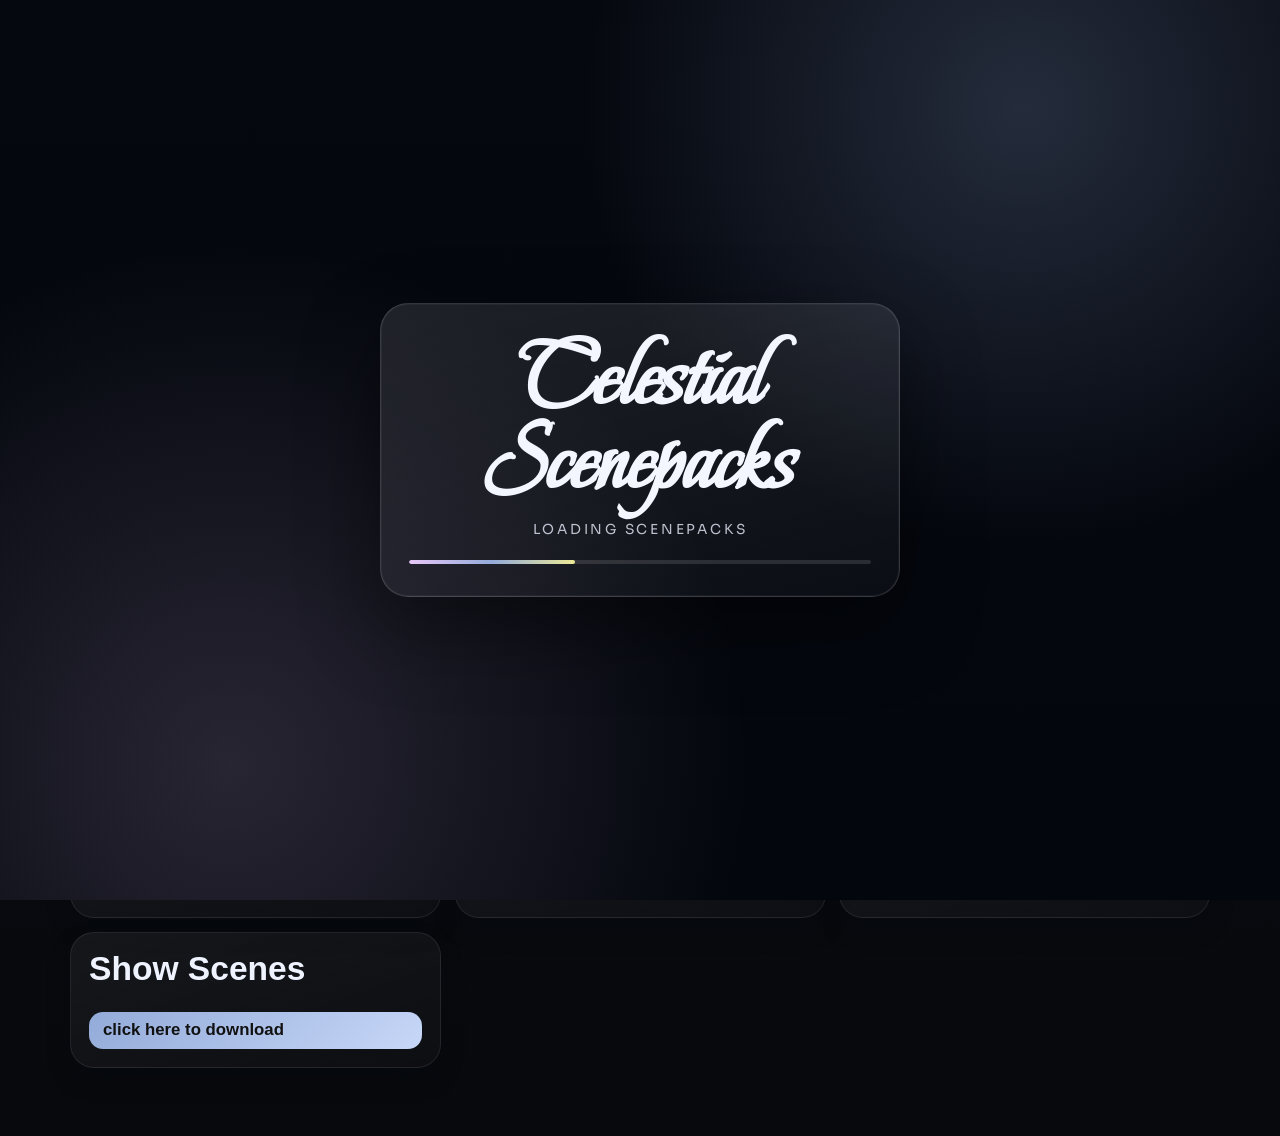
<file: index.html>
<!DOCTYPE html>
<html lang="en">

<head>
    <meta charset="UTF-8" />
    <meta name="viewport" content="width=device-width, initial-scale=1.0" />
    <title>Celestial Scenepacks</title>
    <link rel="preconnect" href="https://fonts.googleapis.com" />
    <link rel="preconnect" href="https://fonts.gstatic.com" crossorigin />
    <link href="https://fonts.googleapis.com/css2?family=Beau+Rivage&family=Sora:wght@500;700&display=swap"
        rel="stylesheet" />
    <link rel="stylesheet" href="style.css" />
    <script defer src="script.js"></script>
</head>

<body>
    <div class="site-loader" data-site-loader aria-hidden="true">
        <div class="site-loader-card">
            <h2 class="site-loader-title">Celestial Scenepacks</h2>
            <p class="site-loader-sub">Loading Scenepacks</p>
            <div class="loader-bar" aria-hidden="true"><span></span></div>
        </div>
    </div>

    <main>
        <section class="banner" aria-labelledby="hero-title">
            <div class="banner-inner">
                <div class="hero-copy">
                    <p class="eyebrow">Celestial Scenepacks</p>
                    <h1 id="hero-title">Downloadable media packs that feel curated, not crowded.</h1>
                    <p class="hero-text">
                        Browse spotlight-ready collections for celebrities, influencers, movies,
                        and shows. Everything is arranged for quick discovery and cleaner handoff.
                    </p>
                    <div class="cta-row">
                        <a class="btn cta" href="#downloads">Explore packs</a>
                        <a class="btn cta ghost" href="page2.html" data-open-page2>Open page 2</a>
                        <button class="btn cta ghost" type="button" data-open-modal>
                            Request access
                        </button>
                    </div>
                    <div class="chips-row" aria-label="Highlights">
                        <span class="chip">Fast preview</span>
                        <span class="chip">Clear downloads</span>
                        <span class="chip">Category filters</span>
                        <span class="chip">Mobile-friendly</span>
                    </div>
                </div>

                <div class="hero-panel">
                    <div class="card-panel" aria-label="Featured content panel">
                        <span class="title-strip">Featured collection</span>
                        <div class="badge">New drop</div>
                        <p class="panel-text">
                            A polished library layout for promotional assets, reference sets, and quick
                            access files. Built for clean browsing and easy action.
                        </p>
                        <div class="panel-buttons">
                            <button class="panel-btn" type="button" data-scroll-to="downloads">
                                View packs
                            </button>
                            <button class="panel-btn secondary" type="button" data-open-modal>
                                Contact team
                            </button>
                        </div>
                    </div>
                </div>
            </div>
        </section>

        <section class="download-area" id="downloads" aria-labelledby="downloads-title">
            <div class="download-header">
                <div>
                    <p class="eyebrow">Download Center</p>
                    <h2 id="downloads-title">Ready to grab a pack?</h2>
                </div>
                <p class="section-intro">
                    These quick links represent the current available scenepacks. Click any to test the download
                    action.
                </p>
            </div>

            <div class="download-row download-center-grid">
                <article class="download-item download-center-card">
                    <h3>Celebrity Cuts</h3>
                    <a class="quick-download-btn download-center-btn" href="#"
                        aria-label="Download Celebrity Cuts pack">click here to download</a>
                </article>

                <article class="download-item download-center-card">
                    <h3>Influencer Edit</h3>
                    <a class="quick-download-btn download-center-btn" href="#"
                        aria-label="Download Influencer Edit pack">click here to download</a>
                </article>

                <article class="download-item download-center-card">
                    <h3>Movie Moment</h3>
                    <a class="quick-download-btn download-center-btn" href="#"
                        aria-label="Download Movie Moment pack">click here to download</a>
                </article>

                <article class="download-item download-center-card">
                    <h3>Show Scenes</h3>
                    <a class="quick-download-btn download-center-btn" href="#"
                        aria-label="Download Show Scenes pack">click here to download</a>
                </article>
            </div>
        </section>
    </main>

    <div class="modal" aria-hidden="true" aria-labelledby="modal-title" role="dialog">
        <div class="modal-content">
            <button class="modal-close" type="button" aria-label="Close modal" data-close-modal>
                ×
            </button>
            <p class="eyebrow">Request access</p>
            <h2 id="modal-title">Send a quick request</h2>
            <p class="section-intro">
                This placeholder form is wired for the open and close interactions already styled in the sheet.
            </p>
            <form>
                <input type="text" name="name" placeholder="Name" autocomplete="name" />
                <input type="email" name="email" placeholder="Email" autocomplete="email" />
                <select name="category" aria-label="Select category">
                    <option>Choose a category</option>
                    <option>Celebrities</option>
                    <option>Influencers</option>
                    <option>Movies</option>
                    <option>Shows</option>
                </select>
                <textarea name="message" rows="4" placeholder="What do you need?"></textarea>
                <button class="btn primary" type="submit">Send request</button>
            </form>
        </div>
    </div>
</body>

</html>
</file>
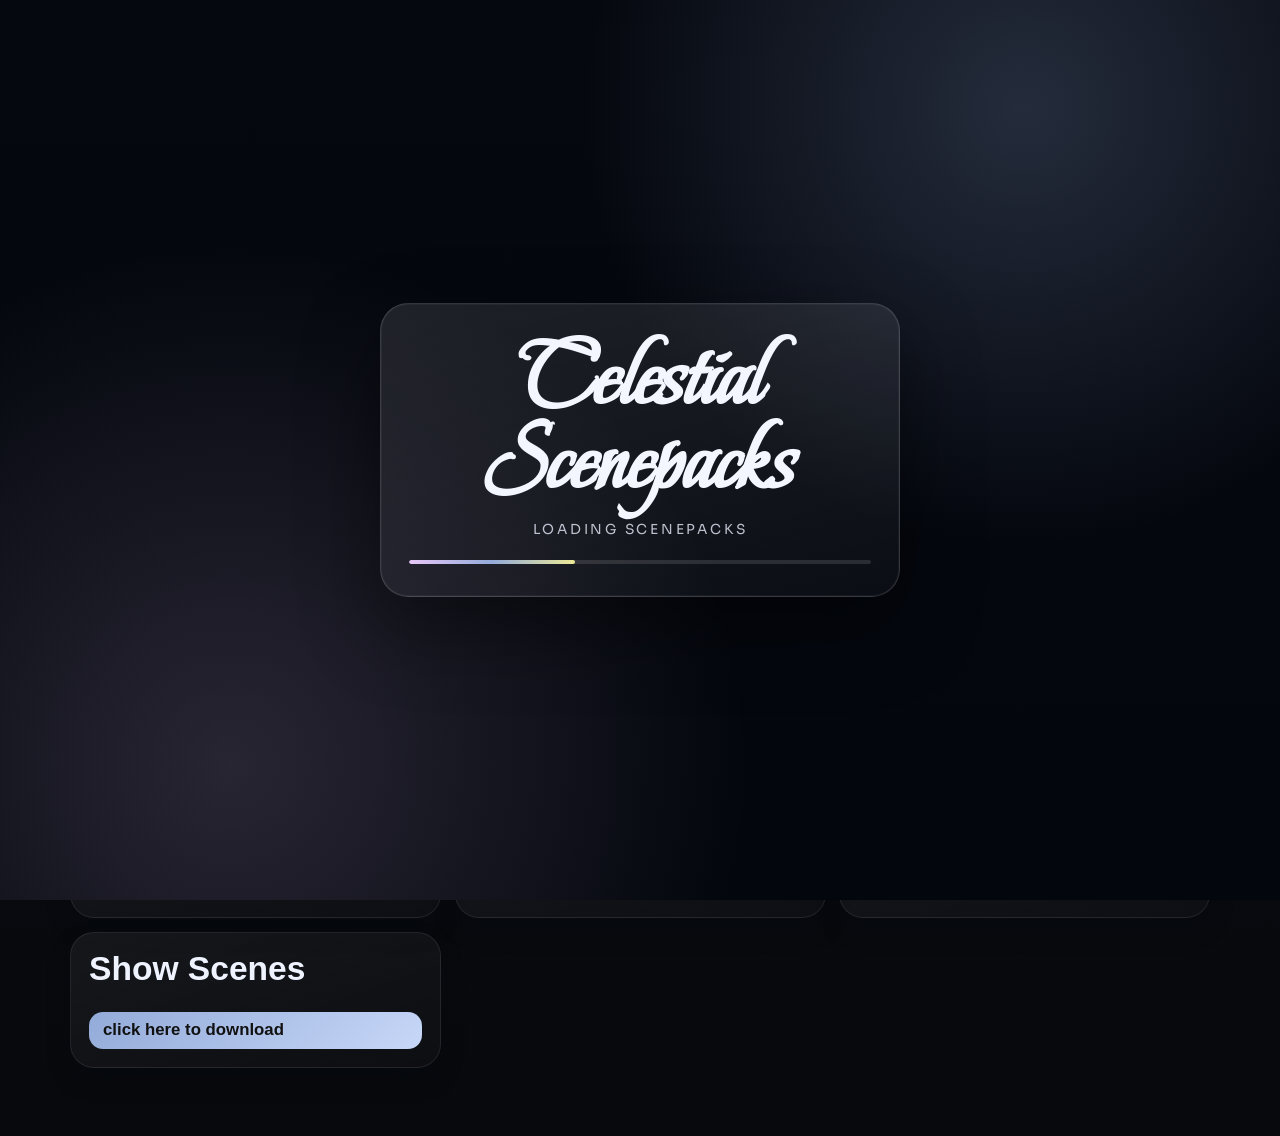
<file: explore.html>
<!doctype html>
<html lang="en">
<head>
  <meta charset="utf-8" />
  <meta name="viewport" content="width=device-width,initial-scale=1" />
  <title>Slutify — Redirecting</title>
  <meta http-equiv="refresh" content="0; url=index.html" />
</head>
<body>
  <p>Redirecting to <a href="index.html">index.html</a>...</p>
  <script>
    window.location.replace('index.html');
  </script>
</body>
</html>
</file>
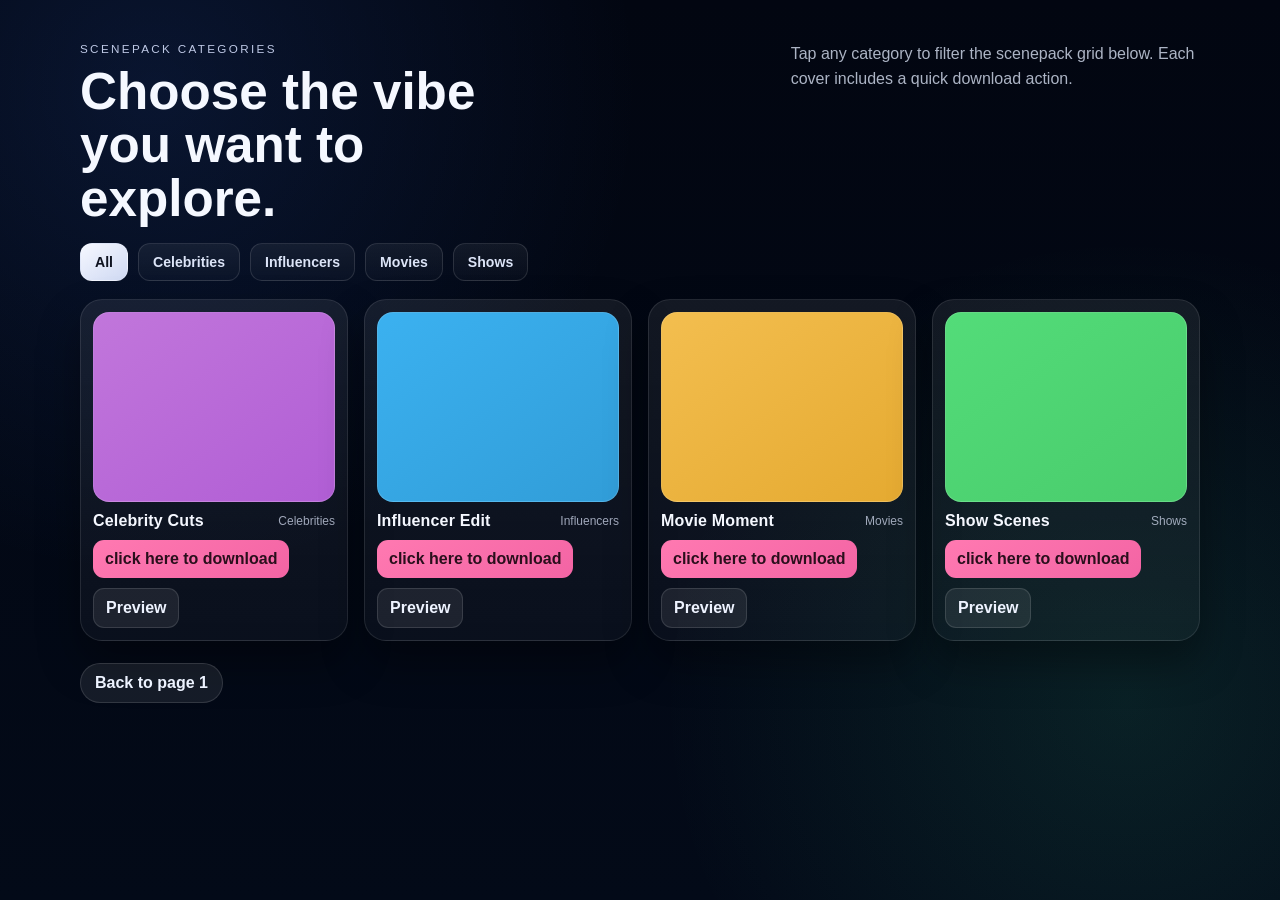
<file: page2.html>
<!DOCTYPE html>
<html lang="en">

<head>
    <meta charset="UTF-8" />
    <meta name="viewport" content="width=device-width, initial-scale=1.0" />
    <title>Celestial Scenepacks - Page 2</title>
    <link rel="stylesheet" href="style.css" />
    <script defer src="script.js"></script>
</head>

<body>
    <main class="page-two" aria-labelledby="page-two-title">
        <section class="page-two-shell">
            <div class="page-two-head">
                <div>
                    <p class="page-two-overline">Scenepack Categories</p>
                    <h1 id="page-two-title">Choose the vibe you want to explore.</h1>
                </div>
                <p class="page-two-note">
                    Tap any category to filter the scenepack grid below. Each cover includes a quick download action.
                </p>
            </div>

            <div class="page-two-filter" role="tablist" aria-label="Page 2 categories">
                <button class="page-two-chip is-active" type="button" role="tab" aria-selected="true"
                    data-category-filter="all">
                    All
                </button>
                <button class="page-two-chip" type="button" role="tab" aria-selected="false"
                    data-category-filter="celebrities">
                    Celebrities
                </button>
                <button class="page-two-chip" type="button" role="tab" aria-selected="false"
                    data-category-filter="influencers">
                    Influencers
                </button>
                <button class="page-two-chip" type="button" role="tab" aria-selected="false"
                    data-category-filter="movies">
                    Movies
                </button>
                <button class="page-two-chip" type="button" role="tab" aria-selected="false"
                    data-category-filter="shows">
                    Shows
                </button>
            </div>

            <div class="page-two-grid">
                <article class="page-two-card" data-category="celebrities">
                    <div class="page-two-cover celebrities"></div>
                    <div class="page-two-card-head">
                        <h2>Celebrity Cuts</h2>
                        <p>Celebrities</p>
                    </div>
                    <button class="page-two-download" type="button">click here to download</button>
                    <button class="page-two-preview" type="button">Preview</button>
                </article>

                <article class="page-two-card" data-category="influencers">
                    <div class="page-two-cover influencers"></div>
                    <div class="page-two-card-head">
                        <h2>Influencer Edit</h2>
                        <p>Influencers</p>
                    </div>
                    <button class="page-two-download" type="button">click here to download</button>
                    <button class="page-two-preview" type="button">Preview</button>
                </article>

                <article class="page-two-card" data-category="movies">
                    <div class="page-two-cover movies"></div>
                    <div class="page-two-card-head">
                        <h2>Movie Moment</h2>
                        <p>Movies</p>
                    </div>
                    <button class="page-two-download" type="button">click here to download</button>
                    <button class="page-two-preview" type="button">Preview</button>
                </article>

                <article class="page-two-card" data-category="shows">
                    <div class="page-two-cover shows"></div>
                    <div class="page-two-card-head">
                        <h2>Show Scenes</h2>
                        <p>Shows</p>
                    </div>
                    <button class="page-two-download" type="button">click here to download</button>
                    <button class="page-two-preview" type="button">Preview</button>
                </article>
            </div>

            <a class="page-two-back" href="index.html">Back to page 1</a>
        </section>
    </main>
</body>

</html>
</file>
<file: style.css>
:root {
  --raspberry: #F2619C;
  --soft-lilac: #E7C7F8;
  --blueberry: #93ABD9;
  --lemon: #EDE996;
  --bg: #090c10;
  --surface: rgba(255, 255, 255, .04);
  --muted: #cfd6dc;
  --text: #f4f7fb;
}

* {
  box-sizing: border-box
}

html {
  scroll-behavior: smooth
}

body {
  font-family: Helvetica, Arial, sans-serif;
  background: radial-gradient(circle at top right, rgba(146, 141, 255, 0.16), transparent 24%), linear-gradient(180deg, #090c10 0%, #07090d 100%);
  color: var(--text);
  margin: 0;
  min-height: 100vh
}

body.is-loading {
  overflow: hidden
}

button,
.btn,
.chip {
  font: inherit
}

button {
  cursor: pointer
}

img {
  max-width: 100%;
  display: block
}

.banner {
  padding: 40px 0 20px;
  position: relative
}

.banner-inner {
  max-width: 1180px;
  margin: 0 auto;
  padding: 0 20px;
  display: grid;
  grid-template-columns: 1.1fr .9fr;
  gap: 24px;
  align-items: center
}

.hero-copy {
  padding: 32px 28px;
  border: 1px solid rgba(255, 255, 255, .08);
  border-radius: 30px;
  backdrop-filter: blur(14px);
  background: rgba(5, 8, 12, .82);
  box-shadow: 0 28px 70px rgba(0, 0, 0, .35)
}

.eyebrow {
  font-size: .85rem;
  font-weight: 700;
  letter-spacing: .14em;
  text-transform: uppercase;
  color: var(--soft-lilac);
  margin: 0 0 18px
}

.hero-copy h1 {
  font-size: min(3.2rem, clamp(2.4rem, 5vw, 3.2rem));
  line-height: 1.02;
  margin: 0 0 16px;
  max-width: 13ch
}

.hero-text {
  color: rgba(255, 255, 255, .78);
  line-height: 1.8;
  max-width: 44rem;
  margin: 0 0 24px
}

.cta-row {
  display: flex;
  flex-wrap: wrap;
  gap: 14px;
  margin-bottom: 18px
}

.cta {
  background: linear-gradient(135deg, var(--raspberry), #f7a5d2);
  border: none;
  padding: 14px 20px;
  border-radius: 18px;
  color: #111;
  font-weight: 700;
  box-shadow: 0 16px 32px rgba(242, 97, 156, .22);
  transition: transform .2s ease, box-shadow .2s ease
}

.cta:hover {
  transform: translateY(-2px);
  box-shadow: 0 22px 36px rgba(242, 97, 156, .28)
}

.cta.ghost {
  background: rgba(255, 255, 255, .08);
  color: var(--text);
  border: 1px solid rgba(255, 255, 255, .12)
}

.chips-row {
  display: flex;
  flex-wrap: wrap;
  gap: 10px
}

.chip {
  border: none;
  padding: 10px 16px;
  border-radius: 999px;
  background: rgba(255, 255, 255, .05);
  color: var(--text);
  font-weight: 600;
  letter-spacing: .01em;
  transition: background .2s ease
}

.chip:hover {
  background: rgba(255, 255, 255, .14)
}

.chip {
  animation: chipPulse 2.8s ease-in-out infinite
}

.chips-row .chip:nth-child(1) {
  animation-delay: .05s
}

.chips-row .chip:nth-child(2) {
  animation-delay: .18s
}

.chips-row .chip:nth-child(3) {
  animation-delay: .31s
}

.chips-row .chip:nth-child(4) {
  animation-delay: .44s
}

.chips-row:hover .chip {
  animation-play-state: paused
}

.hero-panel {
  display: flex;
  justify-content: center
}

.card-panel {
  width: 100%;
  min-height: 360px;
  padding: 28px;
  border-radius: 32px;
  background: linear-gradient(180deg, rgba(255, 255, 255, .06), rgba(255, 255, 255, .02));
  border: 1px solid rgba(255, 255, 255, .08);
  box-shadow: 0 22px 55px rgba(0, 0, 0, .25);
  position: relative;
  overflow: hidden
}

.card-panel::before {
  content: '';
  position: absolute;
  inset: 0;
  background: radial-gradient(circle at top right, rgba(255, 255, 255, .15), transparent 34%);
  pointer-events: none
}

.title-strip {
  display: inline-flex;
  padding: 8px 14px;
  border-radius: 999px;
  background: rgba(255, 255, 255, .15);
  color: #fff;
  font-size: .85rem;
  font-weight: 700;
  margin-bottom: 18px
}

.badge {
  display: inline-flex;
  padding: 8px 14px;
  border-radius: 16px;
  background: var(--lemon);
  color: #111;
  font-size: .85rem;
  font-weight: 700;
  margin-bottom: 18px
}

.panel-text {
  color: rgba(15, 18, 22, .95);
  font-size: 1rem;
  line-height: 1.8;
  background: #fff;
  padding: 18px;
  border-radius: 22px;
  max-width: 18rem
}

.panel-buttons {
  display: flex;
  flex-wrap: wrap;
  gap: 10px;
  margin-top: 22px
}

.panel-btn {
  border: none;
  padding: 12px 18px;
  border-radius: 16px;
  background: #111;
  color: #fff;
  font-weight: 700;
  box-shadow: inset 0 0 0 1px rgba(255, 255, 255, .06)
}

.panel-btn.secondary {
  background: rgba(255, 255, 255, .92);
  color: #111
}

.packs {
  max-width: 1180px;
  margin: 0 auto;
  padding: 24px 20px 0
}

.section-header {
  display: flex;
  justify-content: space-between;
  gap: 24px;
  align-items: flex-start;
  margin-bottom: 18px
}

.section-header h2 {
  font-size: clamp(2rem, 3.5vw, 2.7rem);
  margin: 8px 0 0;
  line-height: 1.05
}

.section-intro {
  max-width: 52ch;
  color: rgba(255, 255, 255, .75);
  margin: 12px 0 0
}

.tabs {
  display: flex;
  flex-wrap: wrap;
  gap: 10px;
  margin-bottom: 22px
}

.tab {
  background: rgba(255, 255, 255, .05);
  padding: 12px 18px;
  border-radius: 18px;
  border: 1px solid rgba(255, 255, 255, .06);
  color: var(--muted);
  cursor: pointer;
  transition: transform .2s ease, background .2s ease
}

.tab:hover {
  transform: translateY(-1px);
  background: rgba(255, 255, 255, .08)
}

.tab.active {
  background: linear-gradient(135deg, var(--soft-lilac), var(--blueberry));
  color: #111;
  box-shadow: 0 18px 34px rgba(147, 171, 217, .16)
}

.grid {
  display: grid;
  grid-template-columns: repeat(auto-fit, minmax(240px, 1fr));
  gap: 20px
}

.card {
  display: grid;
  gap: 12px;
  background: linear-gradient(180deg, rgba(255, 255, 255, .04), rgba(255, 255, 255, .02));
  padding: 18px;
  border-radius: 26px;
  border: 1px solid rgba(255, 255, 255, .08);
  box-shadow: 0 18px 40px rgba(0, 0, 0, .2);
  transition: transform .2s ease, box-shadow .2s ease
}

.card:hover {
  transform: translateY(-3px);
  box-shadow: 0 28px 48px rgba(0, 0, 0, .24)
}

.card img {
  width: 100%;
  height: 184px;
  object-fit: cover;
  border-radius: 20px
}

.category-thumb {
  width: 100%;
  height: 184px;
  border-radius: 20px;
  border: 1px solid rgba(255, 255, 255, .12);
  box-shadow: inset 0 0 0 1px rgba(0, 0, 0, .18)
}

.category-thumb.celebrities {
  background: linear-gradient(145deg, #cb75d8, #b95ecf)
}

.category-thumb.influencers {
  background: linear-gradient(145deg, #4bb6f5, #39a3df)
}

.category-thumb.movies {
  background: linear-gradient(145deg, #f2c04f, #e4ad37)
}

.category-thumb.shows {
  background: linear-gradient(145deg, #58dc73, #4dcd66)
}

.category-card-item .card-copy {
  align-items: flex-end
}

.category-card-item .card-actions {
  margin-top: 2px
}

.card-copy {
  display: flex;
  justify-content: space-between;
  align-items: center;
  gap: 12px
}

.card-copy h3 {
  margin: 0;
  font-size: 1.05rem
}

.tags {
  font-size: .8rem;
  color: var(--muted);
  margin: 0
}

.card-actions {
  display: flex;
  flex-wrap: wrap;
  gap: 10px
}

.btn {
  display: inline-flex;
  align-items: center;
  justify-content: center;
  gap: 6px;
  background: linear-gradient(135deg, var(--raspberry), #f7a5d2);
  padding: 12px 16px;
  border-radius: 14px;
  color: #111;
  text-decoration: none;
  font-weight: 700;
  transition: transform .2s ease, box-shadow .2s ease
}

.btn:hover {
  transform: translateY(-1px);
  box-shadow: 0 18px 30px rgba(242, 97, 156, .2)
}

.btn.ghost {
  background: rgba(255, 255, 255, .04);
  border: 1px solid rgba(255, 255, 255, .1);
  color: var(--text)
}

.download-area {
  max-width: 1180px;
  margin: 28px auto;
  padding: 0 20px 40px;
  position: relative;
  overflow: visible
}

.download-area::before {
  content: '';
  position: absolute;
  inset: -8px 20px auto;
  border-radius: 22px;
  height: 88px;
  background: linear-gradient(90deg, rgba(231, 199, 248, .14), rgba(147, 171, 217, .08), rgba(237, 233, 150, .1));
  filter: blur(16px);
  opacity: .35;
  pointer-events: none;
  animation: headerGlow 5.2s ease-in-out infinite
}

.download-header {
  display: flex;
  justify-content: space-between;
  gap: 24px;
  align-items: flex-start;
  margin-bottom: 18px
}

.download-header h2 {
  margin: 8px 0 0;
  font-size: 2rem
}

.download-row {
  display: grid;
  grid-template-columns: repeat(auto-fit, minmax(240px, 1fr));
  gap: 14px
}

.download-center-grid {
  grid-template-columns: repeat(auto-fit, minmax(290px, 1fr));
}

.download-center-card {
  min-height: 136px;
  display: flex;
  flex-direction: column;
  justify-content: space-between;
  gap: 14px;
}

.download-center-card h3 {
  margin: 0;
  font-size: 2.1rem;
  line-height: 1.1;
  color: #eef3ff;
}

.download-center-btn {
  padding: 10px 18px;
  border-radius: 16px;
  font-size: 1.05rem;
  line-height: 1;
  text-transform: lowercase;
}

@media (max-width:640px) {
  .download-center-card h3 {
    font-size: 1.7rem;
  }

  .download-center-btn {
    font-size: .98rem;
  }
}

.download-item {
  padding: 18px;
  border-radius: 24px;
  background: linear-gradient(160deg, rgba(255, 255, 255, .06), rgba(255, 255, 255, .025));
  border: 1px solid rgba(255, 255, 255, .08);
  box-shadow: 0 12px 24px rgba(5, 8, 12, .22);
  transition: transform .28s cubic-bezier(.22, 1, .36, 1), box-shadow .28s ease, border-color .28s ease
}

.download-item p {
  margin: 0 0 12px;
  color: var(--muted)
}

.download-item a,
.download-item button {
  display: inline-flex;
  padding: 10px 14px;
  border-radius: 14px;
  background: linear-gradient(135deg, var(--blueberry), #c7d7f7);
  color: #111;
  font-weight: 700;
  text-decoration: none;
  border: none
}

.commit-visual {
  display: flex;
  flex-wrap: wrap;
  gap: 8px;
  align-items: center;
  padding: 10px 12px;
  margin: 0 0 10px;
  border-radius: 14px;
  background: rgba(147, 171, 217, .14);
  border: 1px dashed rgba(147, 171, 217, .35)
}

.commit-step {
  display: inline-flex;
  align-items: center;
  gap: 6px;
  padding: 6px 9px;
  border-radius: 999px;
  background: rgba(10, 14, 20, .72);
  border: 1px solid rgba(147, 171, 217, .28);
  font-size: .76rem;
  line-height: 1.15;
  color: #e8efff;
  white-space: nowrap
}

.commit-step strong {
  display: inline-flex;
  align-items: center;
  justify-content: center;
  min-width: 30px;
  padding: 2px 6px;
  border-radius: 999px;
  background: linear-gradient(135deg, #9ec0ef, #d4e2ff);
  color: #101623;
  font-size: .62rem;
  letter-spacing: .06em
}

.commit-link {
  font-weight: 700;
  color: #c7d7f7;
  opacity: .9
}

.commit-analogy {
  font-size: .88rem;
  line-height: 1.45;
  color: rgba(255, 255, 255, .8)
}

.download-item {
  opacity: 0;
  transform: translateY(18px) scale(.98)
}

.download-area.is-visible .download-item {
  animation: downloadReveal .55s cubic-bezier(0.22, 1, 0.36, 1) both;
  animation-delay: calc(var(--stagger, 0) * 90ms)
}

.download-area.is-visible .download-item:hover {
  transform: translateY(-6px) scale(1.01);
  box-shadow: 0 18px 32px rgba(12, 19, 30, .35);
  border-color: rgba(199, 215, 247, .4)
}

.download-row .download-item:nth-child(1) {
  --stagger: 1
}

.download-row .download-item:nth-child(2) {
  --stagger: 2
}

.download-row .download-item:nth-child(3) {
  --stagger: 3
}

.download-row .download-item:nth-child(4) {
  --stagger: 4
}

.download-row .download-item:nth-child(5) {
  --stagger: 5
}

.quick-download-btn {
  position: relative;
  overflow: hidden;
  transition: transform .2s ease, box-shadow .2s ease
}

.quick-download-btn:hover {
  transform: translateY(-1px);
  box-shadow: 0 12px 24px rgba(147, 171, 217, .26)
}

.quick-download-btn::before {
  content: '';
  position: absolute;
  inset: 0 auto 0 -120%;
  width: 70%;
  background: linear-gradient(90deg, transparent, rgba(255, 255, 255, .45), transparent);
  transition: left .45s ease;
  pointer-events: none
}

.quick-download-btn:hover::before {
  left: 130%
}

.site-loader {
  position: fixed;
  inset: 0;
  z-index: 9999;
  display: grid;
  place-items: center;
  background: radial-gradient(circle at 80% 12%, rgba(147, 171, 217, .22), transparent 34%), radial-gradient(circle at 18% 85%, rgba(231, 199, 248, .16), transparent 40%), linear-gradient(180deg, #05080f 0%, #03060d 100%);
  opacity: 1;
  visibility: visible;
  transition: opacity .55s ease, visibility .55s ease
}

.site-loader.is-leaving {
  opacity: 0;
  visibility: hidden
}

.site-loader-card {
  position: relative;
  width: min(86vw, 520px);
  padding: 32px 28px;
  border-radius: 28px;
  border: 1px solid rgba(255, 255, 255, .14);
  background: linear-gradient(165deg, rgba(255, 255, 255, .10), rgba(255, 255, 255, .03));
  box-shadow: 0 30px 80px rgba(0, 0, 0, .45), inset 0 0 0 1px rgba(255, 255, 255, .04);
  overflow: hidden
}

.site-loader-title {
  margin: 0;
  color: #f3f6ff;
  font-family: "Beau Rivage", cursive;
  font-size: clamp(3rem, 8vw, 6rem);
  line-height: .88;
  text-align: center;
  animation: loaderTitleIn .75s cubic-bezier(.2, .9, .2, 1) both
}

.site-loader-sub {
  margin: 16px 0 0;
  color: rgba(236, 241, 255, .78);
  text-align: center;
  font-family: "Sora", sans-serif;
  font-size: .86rem;
  line-height: 1.35;
  letter-spacing: .2em;
  text-transform: uppercase;
  animation: loaderSubIn .8s ease .12s both
}

.loader-bar {
  margin-top: 20px;
  width: 100%;
  height: 4px;
  border-radius: 999px;
  background: rgba(255, 255, 255, .12);
  overflow: hidden
}

.loader-bar span {
  display: block;
  height: 100%;
  width: 36%;
  border-radius: inherit;
  background: linear-gradient(90deg, #e7c7f8, #93abd9, #ede996);
  animation: loaderRun 1.25s ease-in-out infinite
}

.modal {
  position: fixed;
  inset: 0;
  display: flex;
  align-items: center;
  justify-content: center;
  padding: 24px;
  background: rgba(0, 0, 0, .72);
  visibility: hidden;
  opacity: 0;
  pointer-events: none;
  transition: .2s ease
}

.modal[aria-hidden="false"] {
  visibility: visible;
  opacity: 1;
  pointer-events: auto
}

.modal-content {
  position: relative;
  background: #091014;
  padding: 28px;
  border-radius: 28px;
  max-width: 460px;
  width: 100%;
  border: 1px solid rgba(255, 255, 255, .08);
  box-shadow: 0 30px 70px rgba(0, 0, 0, .45)
}

.modal-close {
  position: absolute;
  top: 18px;
  right: 18px;
  background: transparent;
  border: none;
  color: var(--muted);
  font-size: 20px;
  cursor: pointer
}

form input,
form select,
form textarea {
  width: 100%;
  padding: 14px;
  border-radius: 16px;
  border: 1px solid rgba(255, 255, 255, .08);
  background: rgba(255, 255, 255, .04);
  color: #fff;
  margin: 12px 0 0
}

form textarea {
  resize: vertical
}

.btn.primary {
  background: linear-gradient(135deg, var(--blueberry), #9cc2ff);
  color: #111
}

.hidden {
  display: none !important
}

.view-enter {
  animation: viewSlideIn .36s cubic-bezier(0.22, 1, 0.36, 1) both
}

.view-exit {
  animation: viewSlideOut .36s ease both
}

.category-section {
  max-width: 1180px;
  margin: 32px auto;
  padding: 24px 20px;
}

.category-shell {
  padding: 28px;
  border-radius: 32px;
  background: rgba(255, 255, 255, .04);
  border: 1px solid rgba(255, 255, 255, .08);
  box-shadow: 0 24px 60px rgba(0, 0, 0, .25);
  backdrop-filter: blur(18px)
}

.back-link {
  display: inline-flex;
  align-items: center;
  gap: 8px;
  color: var(--soft-lilac);
  text-decoration: none;
  font-weight: 700;
  letter-spacing: .08em;
  text-transform: uppercase;
  margin-bottom: 18px
}

.category-grid {
  display: grid;
  grid-template-columns: 1fr;
  gap: 20px;
  margin-top: 24px
}

.category-card {
  display: grid;
  gap: 18px;
  padding: 32px;
  border-radius: 32px;
  background: linear-gradient(180deg, rgba(255, 255, 255, .06), rgba(255, 255, 255, .02));
  border: 1px solid rgba(255, 255, 255, .08);
  box-shadow: 0 22px 50px rgba(0, 0, 0, .2)
}

.category-card-top {
  display: flex;
  justify-content: space-between;
  align-items: flex-start;
  gap: 14px
}

.category-label {
  display: inline-flex;
  padding: 10px 16px;
  border-radius: 999px;
  background: rgba(255, 255, 255, .08);
  color: var(--soft-lilac);
  font-weight: 700;
  font-size: .85rem;
  text-transform: uppercase
}

.category-copy {
  margin: 0;
  color: rgba(255, 255, 255, .82);
  line-height: 1.8;
  font-size: 1rem;
  max-width: 58ch
}

.category-card .btn.primary {
  padding: 14px 20px
}

.category-download-area {
  padding: 0;
  margin: 30px 0 0
}

body.is-ready .hero-copy {
  animation: introUp .6s cubic-bezier(0.22, 1, 0.36, 1) both
}

body.is-ready .hero-panel {
  animation: introUp .6s cubic-bezier(0.22, 1, 0.36, 1) .12s both
}

@keyframes introUp {
  from {
    opacity: 0;
    transform: translateY(16px)
  }

  to {
    opacity: 1;
    transform: translateY(0)
  }
}

@keyframes downloadReveal {
  from {
    opacity: 0;
    transform: translateY(18px) scale(.98)
  }

  to {
    opacity: 1;
    transform: translateY(0) scale(1)
  }
}

@keyframes chipPulse {

  0%,
  100% {
    transform: translateY(0);
    box-shadow: 0 0 0 rgba(147, 171, 217, 0)
  }

  50% {
    transform: translateY(-1px);
    box-shadow: 0 8px 20px rgba(147, 171, 217, .16)
  }
}

@keyframes headerGlow {

  0%,
  100% {
    opacity: .2;
    transform: translateY(0)
  }

  50% {
    opacity: .55;
    transform: translateY(-3px)
  }
}

@keyframes viewSlideIn {
  from {
    opacity: 0;
    transform: translateY(24px) scale(.98)
  }

  to {
    opacity: 1;
    transform: translateY(0) scale(1)
  }
}

@keyframes viewSlideOut {
  from {
    opacity: 1;
    transform: translateY(0) scale(1)
  }

  to {
    opacity: 0;
    transform: translateY(-18px) scale(.99)
  }
}

@keyframes loaderRun {
  0% {
    transform: translateX(-105%)
  }

  50% {
    transform: translateX(95%)
  }

  100% {
    transform: translateX(260%)
  }
}

@keyframes loaderTitleIn {
  from {
    opacity: 0;
    transform: translateY(16px) scale(.98);
    filter: blur(8px)
  }

  to {
    opacity: 1;
    transform: translateY(0) scale(1);
    filter: blur(0)
  }
}

@keyframes loaderSubIn {
  from {
    opacity: 0;
    transform: translateY(12px)
  }

  to {
    opacity: 1;
    transform: translateY(0)
  }
}

@media (prefers-reduced-motion: reduce) {

  .loader-bar span,
  .site-loader-title,
  .site-loader-sub {
    animation: none
  }

  .view-enter,
  .view-exit,
  .download-area.is-visible .download-item,
  body.is-ready .hero-copy,
  body.is-ready .hero-panel {
    animation: none
  }

  .chip,
  .download-area::before {
    animation: none
  }
}

@media (max-width:960px) {
  .banner-inner {
    grid-template-columns: 1fr;
  }

  .hero-copy,
  .hero-panel {
    width: 100%
  }

  .section-header {
    flex-direction: column;
  }

  .download-header {
    flex-direction: column;
  }

  .category-shell {
    padding: 24px
  }
}

@media (max-width:640px) {
  .banner {
    padding: 28px 0 14px
  }

  .hero-copy {
    padding: 24px 20px
  }

  .cta-row {
    flex-direction: column;
    align-items: stretch
  }

  .chip {
    width: 100%;
    text-align: center
  }

  .card-panel {
    min-height: auto;
    padding: 24px
  }

  .panel-text {
    max-width: none
  }

  .download-area {
    padding-bottom: 24px
  }

  .commit-visual {
    gap: 6px
  }

  .commit-step {
    font-size: .72rem;
    padding: 6px 8px
  }

  .commit-step strong {
    min-width: 26px
  }
}

.page-two {
  min-height: 100vh;
  font-family: Helvetica, Arial, sans-serif;
  font-weight: 500;
  background:
    radial-gradient(circle at 12% 10%, rgba(58, 122, 255, .13), transparent 35%),
    radial-gradient(circle at 88% 78%, rgba(70, 240, 170, .1), transparent 35%),
    linear-gradient(180deg, #020611 0%, #030a18 100%);
  color: #f5f8ff;
}

.page-two-shell {
  max-width: 1160px;
  margin: 0 auto;
  padding: 42px 20px 32px;
}

.page-two-head {
  display: flex;
  justify-content: space-between;
  gap: 28px;
  align-items: flex-start;
  margin-bottom: 18px;
}

.page-two-overline {
  margin: 0 0 10px;
  font-size: .73rem;
  text-transform: uppercase;
  letter-spacing: .2em;
  color: #d8e2ff;
  opacity: .88;
}

.page-two-head h1 {
  margin: 0;
  max-width: 14ch;
  font-size: clamp(2rem, 4.4vw, 3.2rem);
  line-height: 1.04;
  font-weight: 700;
}

.page-two-note {
  margin: 0;
  max-width: 46ch;
  color: rgba(220, 229, 247, .78);
  line-height: 1.55;
  font-weight: 500;
}

.page-two-filter {
  display: flex;
  flex-wrap: wrap;
  gap: 10px;
  margin-bottom: 18px;
}

.page-two-chip {
  border: 1px solid rgba(255, 255, 255, .12);
  background: linear-gradient(180deg, rgba(255, 255, 255, .06), rgba(255, 255, 255, .02));
  color: #dce4f7;
  border-radius: 12px;
  padding: 10px 14px;
  font-weight: 700;
  font-size: .88rem;
  transition: transform .18s ease, background .18s ease, color .18s ease;
}

.page-two-chip:hover {
  transform: translateY(-1px);
}

.page-two-chip.is-active {
  background: linear-gradient(145deg, #f6f8ff, #cfd9f3);
  color: #0f1320;
}

.page-two-grid {
  display: grid;
  grid-template-columns: repeat(auto-fit, minmax(220px, 1fr));
  gap: 16px;
}

.page-two-card {
  padding: 12px;
  border-radius: 22px;
  border: 1px solid rgba(255, 255, 255, .1);
  background: linear-gradient(180deg, rgba(255, 255, 255, .07), rgba(255, 255, 255, .03));
  box-shadow: 0 22px 42px rgba(0, 0, 0, .35);
  display: grid;
  gap: 10px;
}

.page-two-card.is-hidden {
  display: none;
}

.page-two-cover {
  border-radius: 16px;
  height: 190px;
  border: 1px solid rgba(255, 255, 255, .14);
}

.page-two-cover.celebrities {
  background: linear-gradient(145deg, #c176db, #b15ed5)
}

.page-two-cover.influencers {
  background: linear-gradient(145deg, #3bb1f0, #319dd8)
}

.page-two-cover.movies {
  background: linear-gradient(145deg, #f3be4f, #e5aa31)
}

.page-two-cover.shows {
  background: linear-gradient(145deg, #53dc79, #49cc6c)
}

.page-two-card-head {
  display: flex;
  justify-content: space-between;
  gap: 10px;
  align-items: center;
}

.page-two-card-head h2 {
  margin: 0;
  font-size: 1rem;
  letter-spacing: .01em;
  font-weight: 700;
}

.page-two-card-head p {
  margin: 0;
  font-size: .75rem;
  color: rgba(216, 225, 245, .72);
  font-weight: 500;
}

.page-two-download,
.page-two-preview {
  border: none;
  border-radius: 11px;
  padding: 10px 12px;
  font-weight: 700;
  width: max-content;
}

.page-two-download {
  background: linear-gradient(145deg, #ff79b1, #f364a4);
  color: #2a0f1c;
}

.page-two-preview {
  background: rgba(255, 255, 255, .08);
  color: #eef3ff;
  border: 1px solid rgba(255, 255, 255, .12);
}

.page-two-back {
  margin-top: 22px;
  display: inline-flex;
  border-radius: 999px;
  padding: 10px 14px;
  background: rgba(255, 255, 255, .08);
  border: 1px solid rgba(255, 255, 255, .12);
  color: #edf3ff;
  text-decoration: none;
  font-weight: 700;
}

@media (max-width:900px) {
  .page-two-head {
    flex-direction: column;
  }
}
</file>
